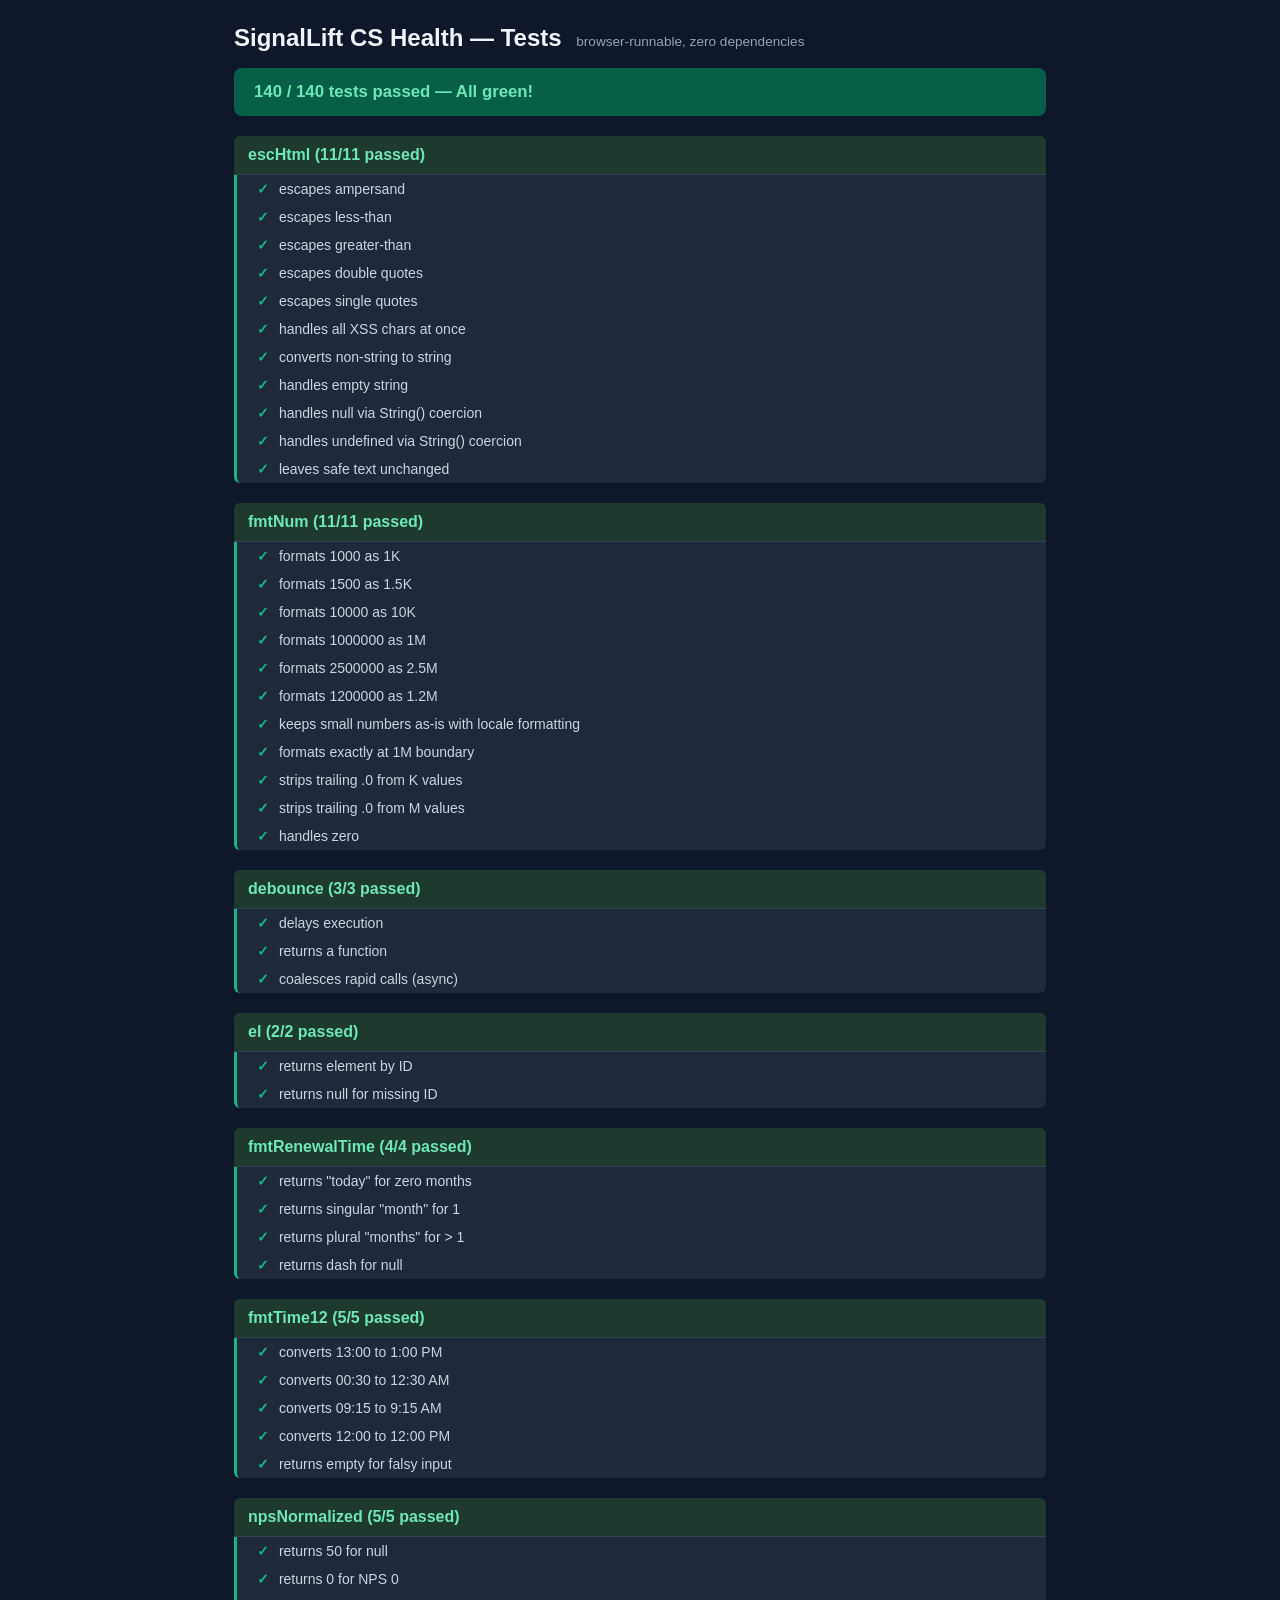
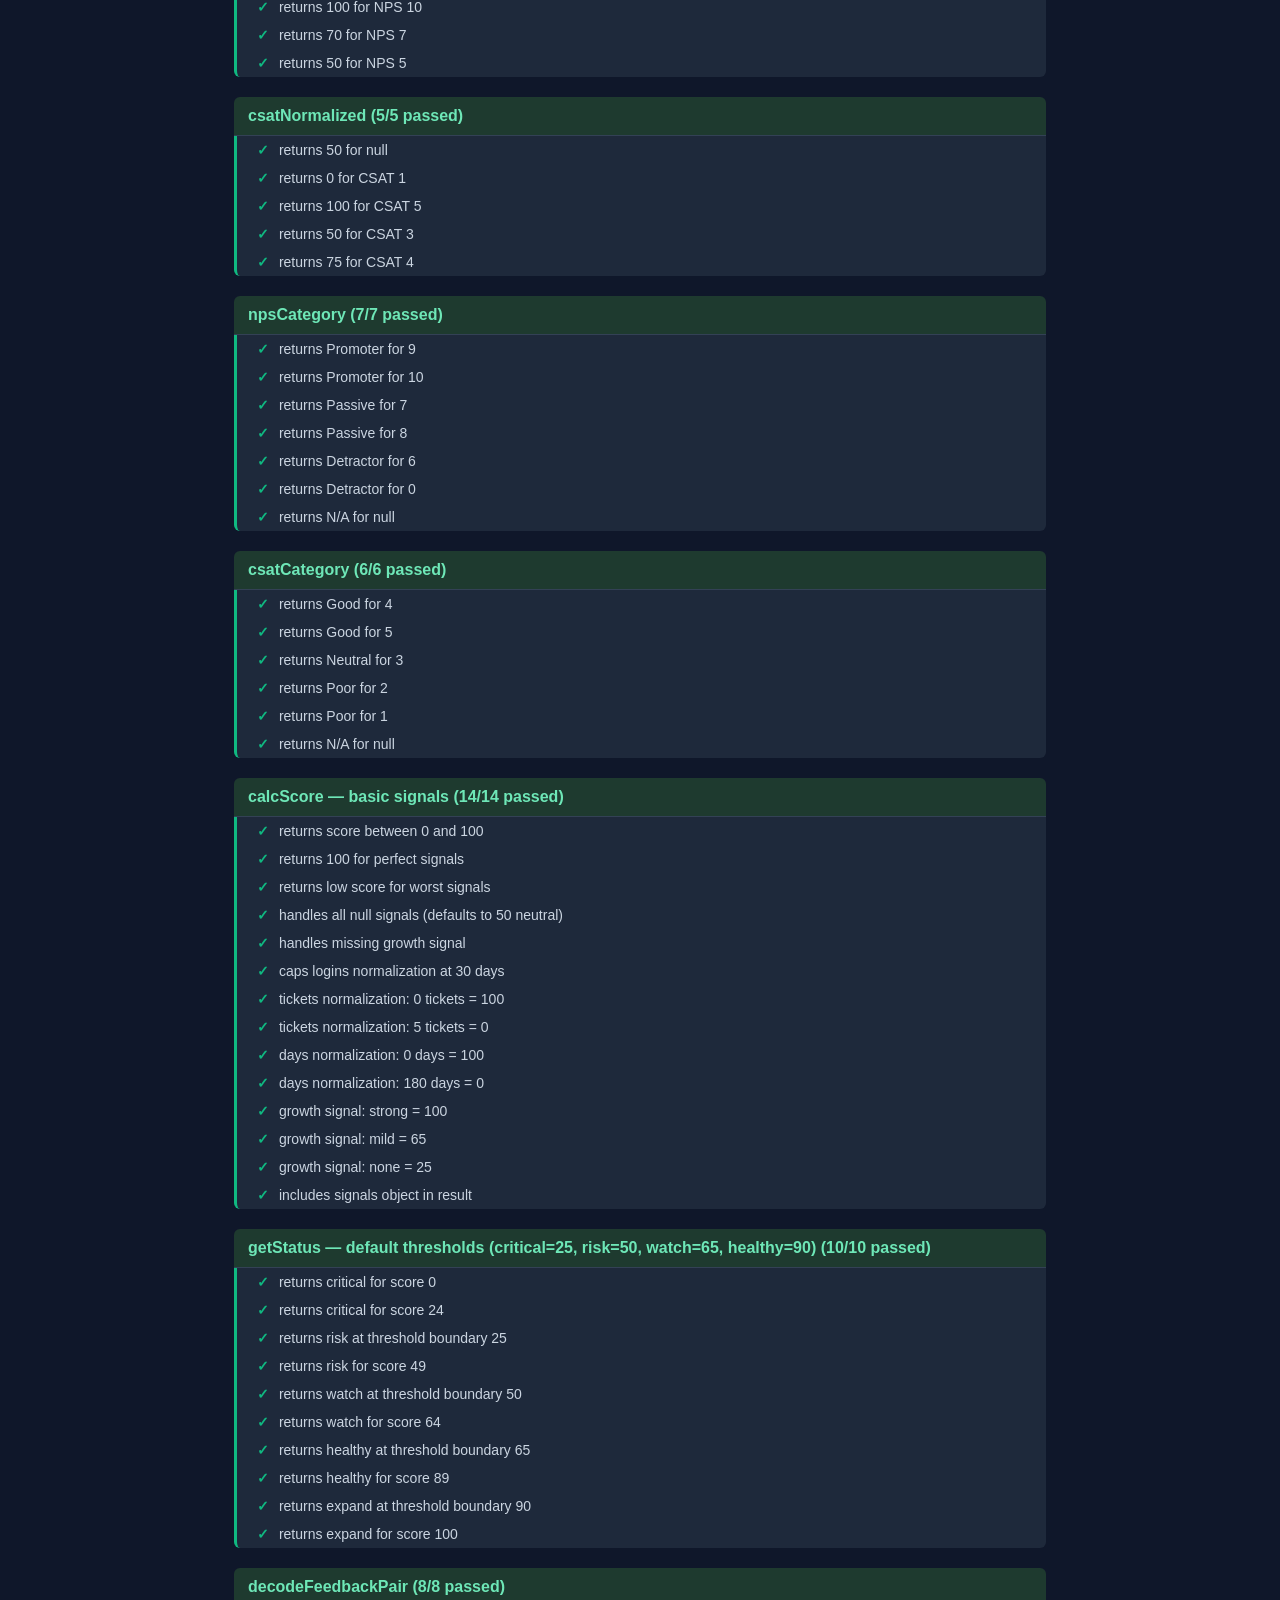
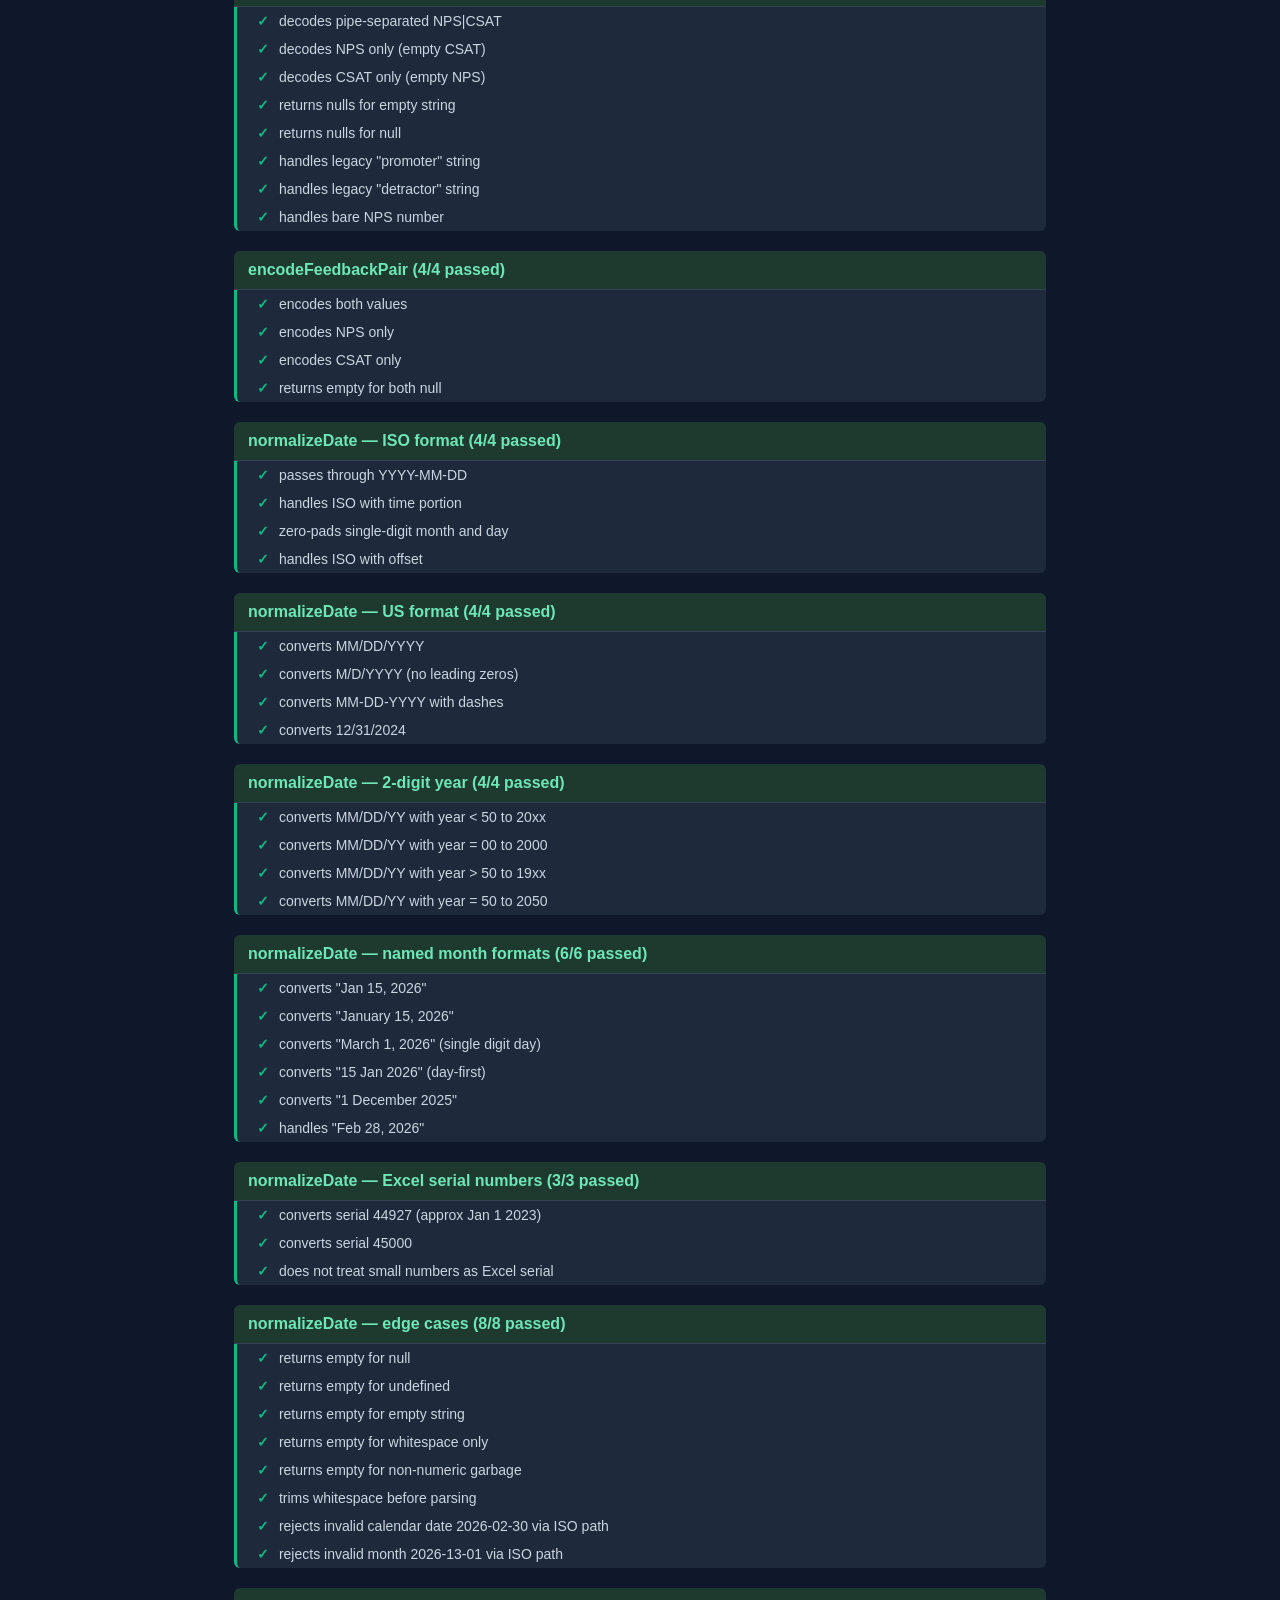
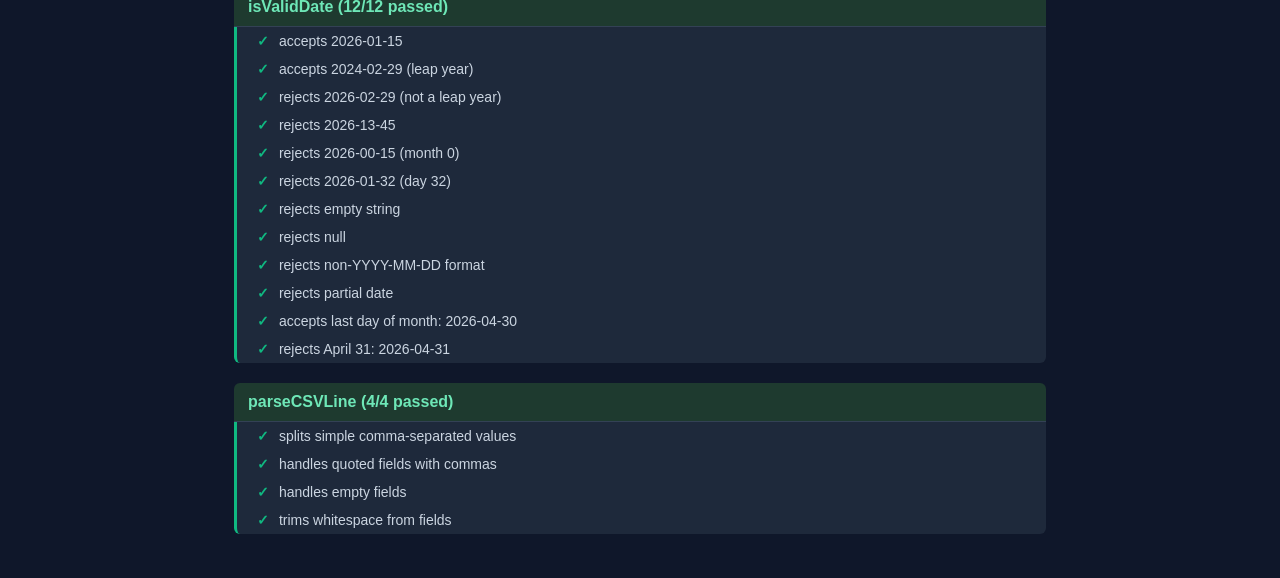
<file: tests/index.html>
<!DOCTYPE html>
<html lang="en">
<head>
  <meta charset="UTF-8">
  <title>SignalLift CS Health — Unit Tests</title>
  <style>
    * { box-sizing: border-box; margin: 0; padding: 0; }
    body {
      font-family: -apple-system, BlinkMacSystemFont, 'Segoe UI', Roboto, sans-serif;
      background: #0f172a;
      color: #e2e8f0;
      padding: 24px;
      max-width: 860px;
      margin: 0 auto;
    }
    h1 {
      font-size: 1.5rem;
      margin-bottom: 16px;
      color: #f1f5f9;
    }
    h1 small {
      font-weight: 400;
      color: #94a3b8;
      font-size: 0.85rem;
      margin-left: 8px;
    }
    #test-summary {
      padding: 14px 20px;
      border-radius: 8px;
      font-weight: 700;
      font-size: 1.05rem;
      margin-bottom: 20px;
    }
    .summary-pass { background: #065f46; color: #6ee7b7; }
    .summary-fail { background: #7f1d1d; color: #fca5a5; }

    .suite { margin-bottom: 20px; }
    .suite-header {
      font-size: 1rem;
      padding: 10px 14px;
      border-radius: 6px 6px 0 0;
      border-bottom: 1px solid #334155;
    }
    .suite-header.all-pass { background: #1e3a2f; color: #6ee7b7; }
    .suite-header.has-failures { background: #3b1111; color: #fca5a5; }

    .test-row {
      padding: 6px 14px 6px 20px;
      font-size: 0.875rem;
      border-left: 3px solid transparent;
      background: #1e293b;
    }
    .test-row:last-child { border-radius: 0 0 6px 6px; }
    .test-row.pass { border-left-color: #10b981; }
    .test-row.fail { border-left-color: #ef4444; background: #2d1b1b; }
    .test-icon { font-weight: 700; margin-right: 6px; }
    .test-row.pass .test-icon { color: #10b981; }
    .test-row.fail .test-icon { color: #ef4444; }
    .test-name { color: #cbd5e1; }
    .test-error {
      margin-top: 4px;
      padding: 6px 10px;
      background: #1a1a2e;
      border-radius: 4px;
      font-family: 'Fira Code', 'Consolas', monospace;
      font-size: 0.8rem;
      color: #fca5a5;
      white-space: pre-wrap;
      word-break: break-word;
    }
  </style>
</head>
<body>
  <h1>SignalLift CS Health — Tests <small>browser-runnable, zero dependencies</small></h1>
  <div id="test-summary"></div>
  <div id="test-results"></div>

  <!--
    Stub globals that source modules expect but aren't needed for unit tests.
    These prevent ReferenceErrors when loading the source files.
  -->
  <script>
    // Stub Supabase client so state.js / scoring.js don't crash on load
    var supabase = { createClient: function() { return { from: function() { return { select: function() { return { eq: function() { return { limit: function() { return Promise.resolve({ data: [] }); } }; } }; } }; } }; } };
    window.__IQCADENCE_CONFIG__ = {};
    // Stub globals that modules reference
    var currentUser = null;
    var sb = null;
    var _currentPage = 'tests';
    function isAdmin() { return false; }
    function nav() {}
    function closeColFilter() {}
    function closeAlertFilter() {}
    function renderCustomers() {}
    function renderAlerts() {}
    function renderWebhookLog() {}
    function loadAuditLog() {}
    function updateThresholdLabels() {}
    function rv() {}
    function syncRevenue() {}
    function showWhatsNew() {}
    function authSignOut() {}
    function getMomentum() { return 'flat'; }
    var _integrationCache = {};
    // Stub toast for test environment
    function toast() {}
    // Expose thresholds globally so getStatus() tests work
    // (state.js uses let which isn't global in script tags)
    var DEFAULT_THRESHOLDS = { critical: 25, risk: 50, watch: 65, healthy: 90 };
    var thresholds = { critical: 25, risk: 50, watch: 65, healthy: 90 };
  </script>

  <!-- Source modules under test -->
  <script src="../js/src/state.js"></script>
  <script src="../js/src/utils.js"></script>
  <script src="../js/src/scoring.js"></script>
  <script src="../js/src/csv.js"></script>
  <!-- The settings.js file defines escHtml; load a minimal shim if it wasn't picked up -->
  <script>
    if (typeof escHtml === 'undefined') {
      function escHtml(str) {
        return String(str).replace(/&/g,'&amp;').replace(/</g,'&lt;').replace(/>/g,'&gt;').replace(/"/g,'&quot;').replace(/'/g,'&#39;');
      }
    }
  </script>

  <!-- Test framework -->
  <script src="runner.js"></script>

  <!-- Test suites -->
  <script src="test-utils.js"></script>
  <script src="test-scoring.js"></script>
  <script src="test-csv.js"></script>

  <!-- Run -->
  <script>runTests();</script>
</body>
</html>
</file>
